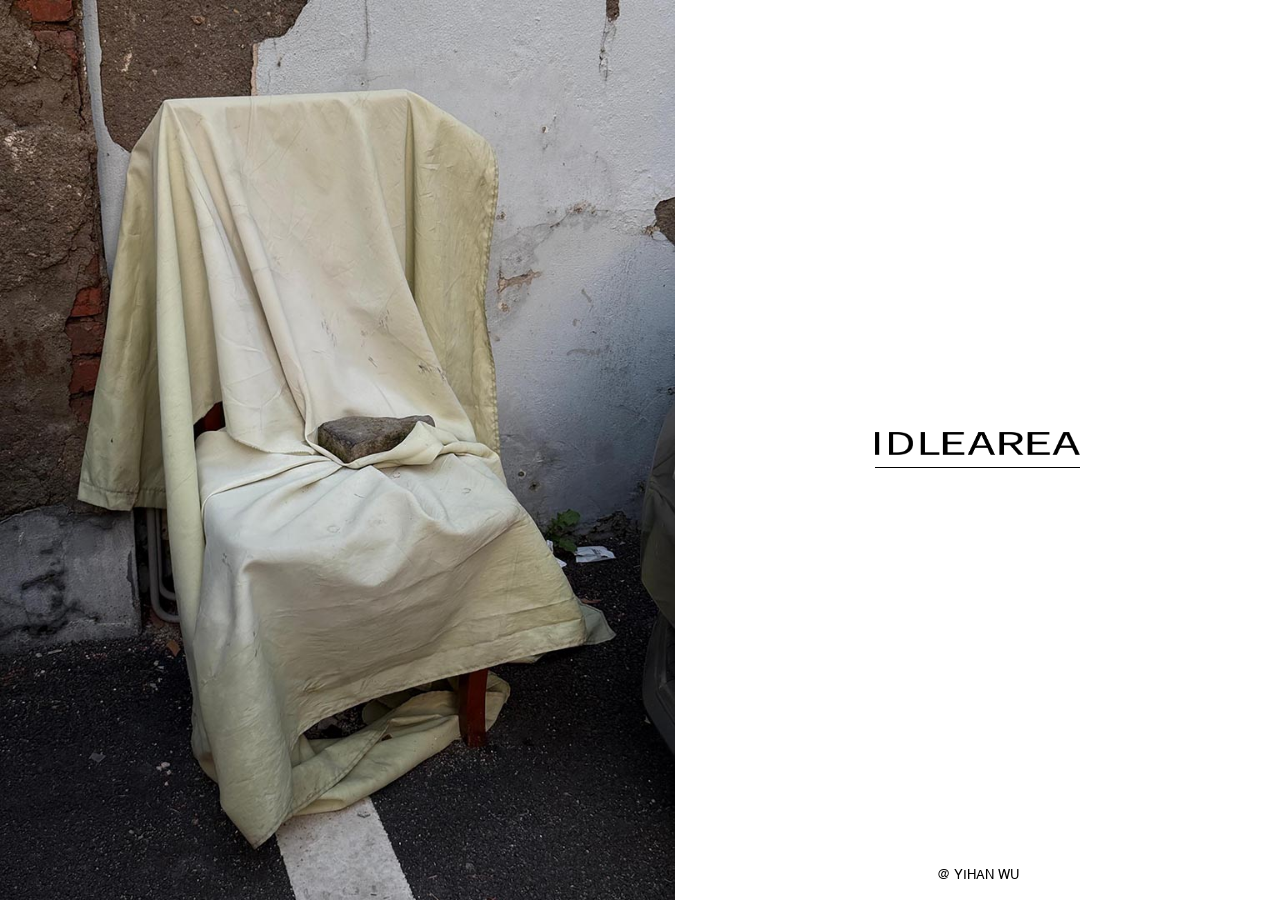
<file: index.html>
<!DOCTYPE html>
<html>
    <head>
        <meta charset="utf-8">
        <title>YIHANWU</title>
        <meta name="YIHANWU" content="YIHANWU" />
        <meta name="viewport" content="width=device-width, initial-scale=1.0, minimum-scale=1.0, maximum-scale=1.0, user-scalable=no">
        <link rel="stylesheet" media="screen" href="css/style.css">
        <script src="js/jq.js"></script>
    </head>
    <body id="body" class="CenterVH home v">
        <div class="face-frame">
            <img class="face-img" src="images/Unoccupied/13.jpg"/>
            <div class="face-title CenterVH">
                <a href="work.html" class="logo-a"><img src="images/logo.png"/></a>
                <div class="bottom">@ YIHAN WU</div>
            </div>
        </div>
    </body>
    <script src="js/resize.js"></script>
</html>
</file>
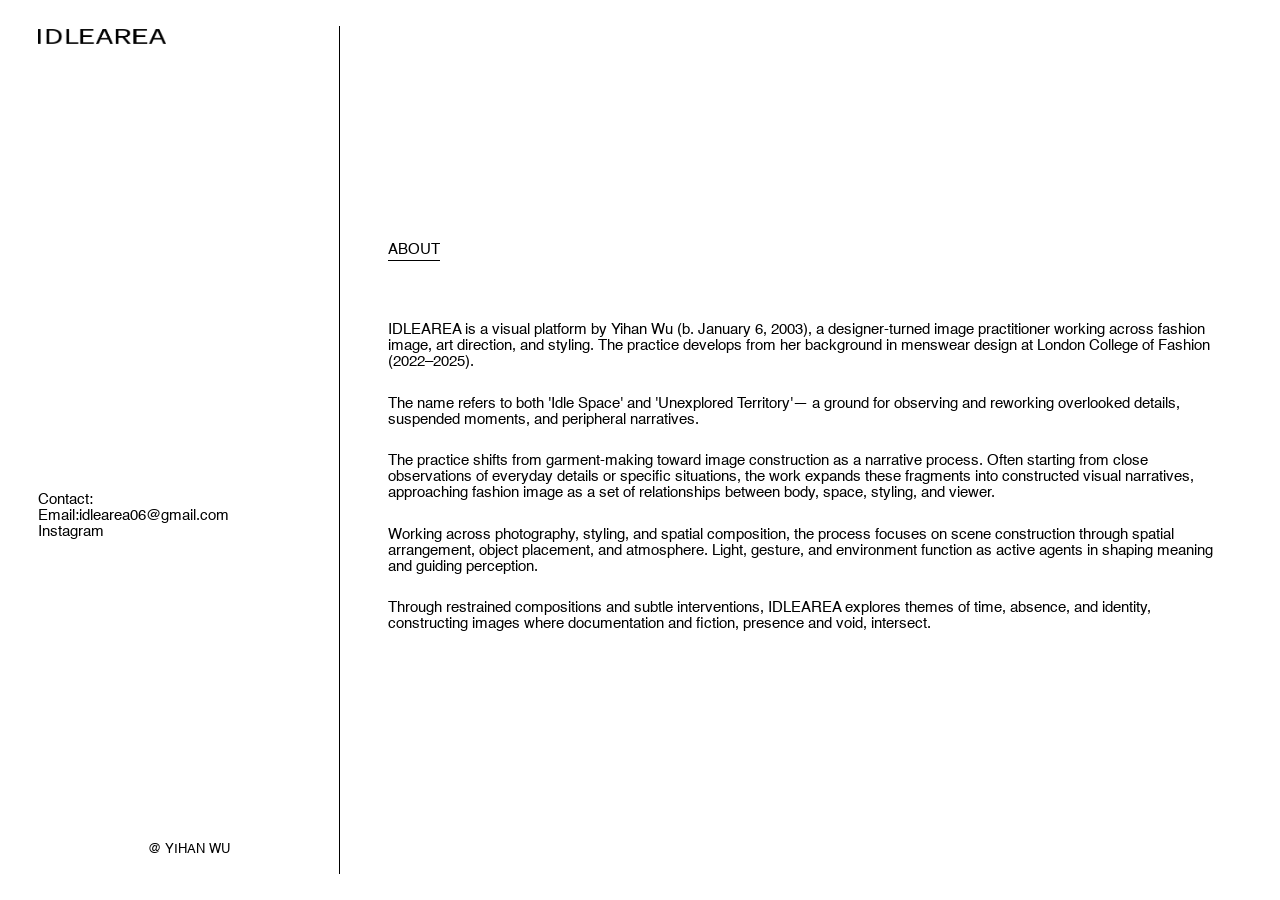
<file: about.html>
<!DOCTYPE html>
<html>
    <head>
        <meta charset="utf-8">
        <title>YIHANWU-ABOUT</title>
        <meta name="YIHANWU" content="YIHANWU" />
        <meta name="viewport" content="width=device-width, initial-scale=1.0, minimum-scale=1.0, maximum-scale=1.0, user-scalable=no">
        <link rel="stylesheet" media="screen" href="css/style.css">
        <script src="js/jq.js"></script>
    </head>
    <body class="CenterVH about">
        <div class="face-frame">
            <div class="l-box">
                <div class="top CenterVH">
                    <a href="index.html" class="logo-a"><img src="images/logo.png"/></a>
                    
                </div>
                <div class="middle">
                    Contact:<br>Email:idlearea06@gmail.com<br>Instagram
                </div>
                <div class="bottom">@ YIHAN WU</div>
            </div>
            <div class="r-box">
                <div class="main-box CenterVH">
                    <div style="text-align: left;width: 100%;">
                        <a href="about.html" class="a">ABOUT</a>
                        <p style="margin-top: 5vw;">IDLEAREA is a visual platform by Yihan Wu (b. January 6, 2003), a designer-turned image practitioner working across fashion image, art direction, and styling. The practice develops from her background in menswear design at London College of Fashion (2022–2025).</p>                        <p>The name refers to both 'Idle Space' and 'Unexplored Territory'— a ground for observing and reworking overlooked details, suspended moments, and peripheral narratives.</p>                        <p>The practice shifts from garment-making toward image construction as a narrative process. Often starting from close observations of everyday details or specific situations, the work expands these fragments into constructed visual narratives, approaching fashion image as a set of relationships between body, space, styling, and viewer.</p>                        <p>Working across photography, styling, and spatial composition, the process focuses on scene construction through spatial arrangement, object placement, and atmosphere. Light, gesture, and environment function as active agents in shaping meaning and guiding perception.</p>                        <p>Through restrained compositions and subtle interventions, IDLEAREA explores themes of time, absence, and identity, constructing images where documentation and fiction, presence and void, intersect.</p>
                    </div>
                    
                </div>
            </div>
        </div>
    </body>
    <script src="js/resize.js"></script>
    <script>
        $('.a-img').bind('touchend click', function(e) {
            e.preventDefault();
            window.location = $(this).attr('href');
        });
    </script>
</html>
</file>
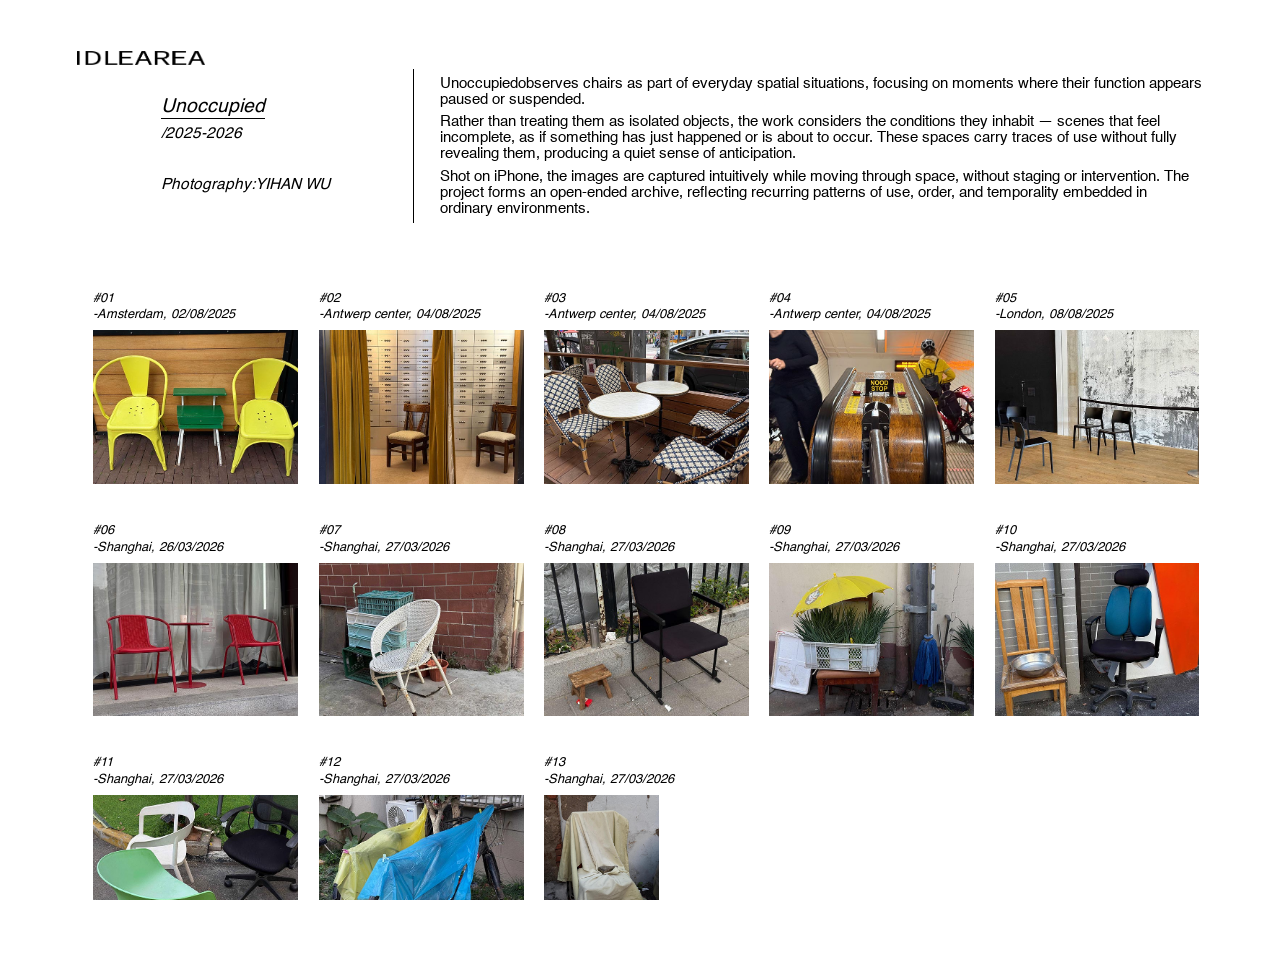
<file: unoccupied.html>
<!DOCTYPE html>
<html>
    <head>
        <meta charset="utf-8">
        <title>YIHANWU-Unoccupied</title>
        <meta name="YIHANWU" content="YIHANWU" />
        <meta name="viewport" content="width=device-width, initial-scale=1.0, minimum-scale=1.0, maximum-scale=1.0, user-scalable=no">
        <link rel="stylesheet" media="screen" href="css/style.css">
        <script src="js/jq.js"></script>
    </head>
    <body class="unoccupied">
        <div class="top-frame">
            <a href="index.html" class="logo-a"><img src="images/logo.png"/></a>
            <div class="top-info">
                <div class="l-box CenterVH">
                    <div>
                        <span>Unoccupied</span><br>
                        /2025-2026<br><br>Photography:YIHAN WU

                    </div>
                </div>
                <div class="r-box">
                    <p>Unoccupiedobserves chairs as part of everyday spatial situations, focusing on moments where their function appears paused or suspended.</p>                    <p>Rather than treating them as isolated objects, the work considers the conditions they inhabit — scenes that feel incomplete, as if something has just happened or is about to occur. These spaces carry traces of use without fully revealing them, producing a quiet sense of anticipation.</p>                    <p>Shot on iPhone, the images are captured intuitively while moving through space, without staging or intervention. The project forms an open-ended archive, reflecting recurring patterns of use, order, and temporality embedded in ordinary environments.</p>
                </div>
            </div>
            
        </div>
        <div class="bottom-frame">
            <div class="img-box">
                <span>#01<br>-Amsterdam, 02/08/2025<br></span>
                <img class="click-img" src="images/Unoccupied/01.jpg"/>
            </div>
            <div class="img-box">
                <span>#02<br>-Antwerp center, 04/08/2025<br></span>
                <img class="click-img" src="images/Unoccupied/02.jpg"/>
            </div>
            <div class="img-box">
                <span>#03<br>-Antwerp center, 04/08/2025<br></span>
                <img class="click-img" src="images/Unoccupied/03.jpg"/>
            </div>
            <div class="img-box">
                <span>#04<br>-Antwerp center, 04/08/2025<br></span>
                <img class="click-img" src="images/Unoccupied/04.jpg"/>
            </div>
            <div class="img-box">
                <span>#05<br>-London, 08/08/2025<br></span>
                <img class="click-img" src="images/Unoccupied/05.jpg"/>
            </div>
            <div class="img-box">
                <span>#06<br>-Shanghai, 26/03/2026<br></span>
                <img class="click-img" src="images/Unoccupied/06.jpg"/>
            </div>
            <div class="img-box">
                <span>#07<br>-Shanghai, 27/03/2026<br></span>
                <img class="click-img" src="images/Unoccupied/07.jpg"/>
            </div>
            <div class="img-box">
                <span>#08<br>-Shanghai, 27/03/2026<br></span>
                <img class="click-img" src="images/Unoccupied/08.jpg"/>
            </div>
            <div class="img-box">
                <span>#09<br>-Shanghai, 27/03/2026<br></span>
                <img class="click-img" src="images/Unoccupied/09.jpg"/>
            </div>
            <div class="img-box">
                <span>#10<br>-Shanghai, 27/03/2026<br></span>
                <img class="click-img" src="images/Unoccupied/10.jpg"/>
            </div>
            <div class="img-box">
                <span>#11<br>-Shanghai, 27/03/2026<br></span>
                <img class="click-img" src="images/Unoccupied/11.jpg"/>
            </div>
            <div class="img-box">
                <span>#12<br>-Shanghai, 27/03/2026<br></span>
                <img class="click-img" src="images/Unoccupied/12.jpg"/>
            </div>
            <div class="img-box">
                <span>#13<br>-Shanghai, 27/03/2026<br></span>
                <img class="click-img" src="images/Unoccupied/13.jpg"/>
            </div>
            
        </div>
        <div class="hi"></div>
        <div class="img-box-show CenterVH" style="display: none;">
            <div class="img-show-box CenterVH">
                <div class="img-img"><img class="img-show" src="images/Unoccupied/13.jpg"/></div>
            </div>
            
            <div class="close-btn"></div>
        </div>
    </body>
    <script>
        let fx = 0;
        let fy = 0;
        let cclick = true;
        $('.a-img').bind('touchend click', function(e) {
            e.preventDefault();
            window.location = $(this).attr('href');
        });
        $('.close-btn').bind('touchend click', function(e) {
            e.preventDefault();
            $('.img-box-show').fadeOut(function(){
                $('.img-show').attr('src','');
            });
        });
        $('.click-img').bind('click', function(e) {
            e.preventDefault();
         //   alert()
            $('.hi').html("<style>.img-img:before{content:'"+ $(this).parent().find('span').html().replaceAll('<br>',' ') +"';}</style>");
            
            $('.img-show').attr('src',$(this).attr('src').replace('images','images/normal'));
            $('.img-box-show').fadeIn();
        });
       
    </script>
</html>
</file>
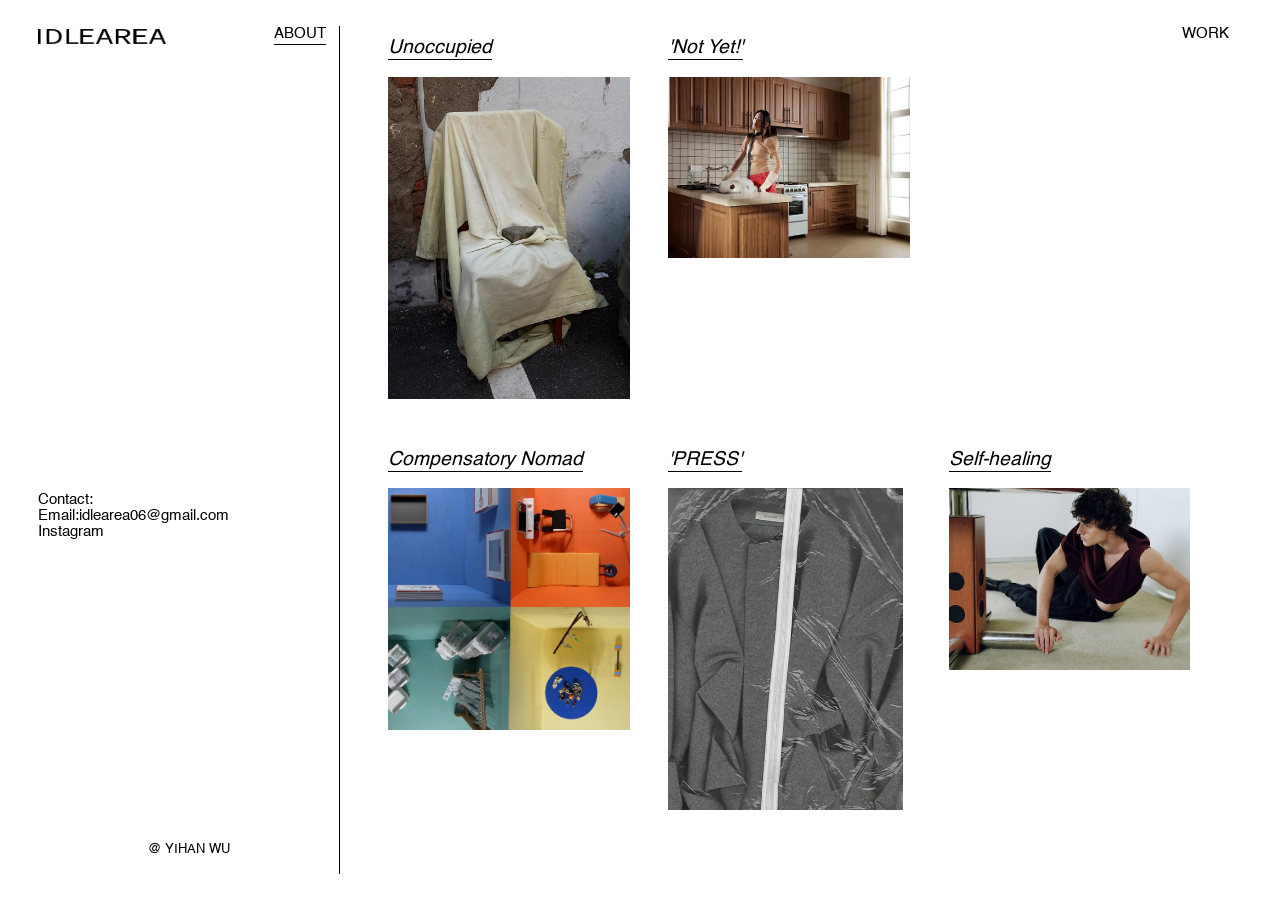
<file: work.html>
<!DOCTYPE html>
<html>
    <head>
        <meta charset="utf-8">
        <title>YIHANWU-WORK</title>
        <meta name="YIHANWU" content="YIHANWU" />
        <meta name="viewport" content="width=device-width, initial-scale=1.0, minimum-scale=1.0, maximum-scale=1.0, user-scalable=no">
        <link rel="stylesheet" media="screen" href="css/style.css">
        <script src="js/jq.js"></script>
    </head>
    <body class="CenterVH work">
        <div class="face-frame">
            <div class="l-box">
                <div class="top CenterVH">
                    <a href="index.html" class="logo-a"><img src="images/logo.png"/></a>
                    <a href="about.html" class="a">ABOUT</a>
                </div>
                <div class="middle">
                    Contact:<br>Email:idlearea06@gmail.com<br>Instagram
                </div>
                <div class="bottom">@ YIHAN WU</div>
            </div>
            <div class="r-box">
                <div class="top CenterVH" style="pointer-events: none;">
                    <div href="#" class="a" style="border: none;">WORK</div>
                </div>
                <div class="main-box">
                    <div class="row CenterVH">
                        <!--  -->
                        <div class="line-box">
                            <div class="top">
                                <a href="unoccupied.html" class="b">Unoccupied</a>
                            </div>
                            <img class="a-img" href="unoccupied.html" src="images/Unoccupied/13.jpg">
                        </div>
                        <!--  -->
                        <div class="line-box">
                            <div class="top">
                                <a href="notyet.html" class="b">'Not Yet!'</a>
                            </div>
                            <img class="a-img" href="notyet.html" src="images/NOT YET/1-01.jpg">
                        </div>
                        <!--  -->
                        <div class="line-box">
                            
                        </div>
                        
                        
                    </div>
                    <div class="row CenterVH">
                        <!--  -->
                        <div class="line-box">
                            <div class="top">
                                <a href="compensatorynomad.html" class="b">Compensatory Nomad</a>
                            </div>
                            <img class="a-img" href="compensatorynomad.html" src="images/videocover.png">
                        </div>
                        <!--  -->
                        <div class="line-box">
                            <div class="top">
                                <a href="press.html" class="b">'PRESS'</a>
                            </div>
                                <img class="a-img" href="press.html" src="images/PRESS/02.jpg">
                        </div>
                        <!--  -->
                        <div class="line-box">
                            <div class="top">
                                <a href="selfhealing.html" class="b">Self-healing
</a>
                            </div>
                            <img class="a-img" href="selfhealing.html" src="images/self-healing/self-healing image/23.jpg">
                        </div>
                    </div>
                </div>
            </div>
        </div>
    </body>
    <script src="js/resize.js"></script>
    <script>
        $('.a-img').bind('touchend click', function(e) {
            e.preventDefault();
            window.location = $(this).attr('href');
        });
    </script>
</html>
</file>
<file: css/style.css>
@font-face {
    font-family: HT;
    src: url("../Helvetica1.ttf");
}
*{
    font-family: HT;
}
.CenterVH{
	/* Center slide text vertically */
	display: -webkit-box;
	display: -ms-flexbox;
	display: -webkit-flex;
	display: flex;
	-webkit-box-pack: center;
	-ms-flex-pack: center;
	-webkit-justify-content: center;
	justify-content: center;
	-webkit-box-align: center;
	-ms-flex-align: center;
	-webkit-align-items: center;
	align-items: center;
}
.FillBG{
	background-size: cover;
	background-position: center;
	background-repeat: no-repeat;
	filter:"progid:DXImageTransform.Microsoft.AlphaImageLoader(sizingMethod='scale')";  
	-moz-background-size:100% 100%;  
	background-size:100% 100%; 
}

html,body{
    margin: 0;
    padding: 0;
    width: 100%;
    height: 100%;
    overflow: hidden;
    background-color: #fff;
}

.face-frame{
    position: relative;
/*    background-image: url(../images/Unoccupied/13.jpg);
    background-position: left center;
    background-repeat: no-repeat;
    background-size: auto 100%; */
}
.face-frame .face-img{
    position: absolute;
    left: 0;
    top: 0;
    width: auto;
    height: 100%;
    z-index: 2;
}
.face-frame .face-title{
    position: absolute;
    height: 100%;
    right:0;
    top: 0;
}
.v.home .face-frame{
    width: 100%;
    height: calc(9 * 100vw / 16);
}
.h.home .face-frame{
    height: 100%;
    width: 100%;/* calc(16 * 100vh / 9); */
}
.face-frame .logo-a{
    display: block;
    width: 16vw;
    padding-bottom: 8px;
    border-bottom: 1px solid #000; /* 2px粗细，实线，黑色 */
}
.face-frame .logo-a img{
    width: 100%;
    height: auto;
}
.face-frame .bottom{
    width: 100%;
    text-align: center;
    padding: 2vh;
    color: #000;
    box-sizing: border-box;
    position: absolute;
    font-size: 1vw;
    right: 0;
    bottom: 0;
}








.h.work .face-frame,
.h.about .face-frame{
    box-sizing: border-box;
    width: calc( 100% - 6vw );
    height: calc( 100% - 4vw );
}
.v.work .face-frame,
.v.about .face-frame{
    box-sizing: border-box;
    width: calc( 100% - 6vw );
    height: calc(9 * 100vw / 16 - 4vw);
}
.work .face-frame .l-box,
.about .face-frame .l-box{
    position: absolute;
    left: 0;top: 0;
    width: 25%;
    height: 100%;
    border-right: 1px solid #000;
}
.work .face-frame .r-box,
.about .face-frame .r-box{
    position: absolute;
    right: 0;top: 0;
    width: 72%;
    height: 100%;
}
.work .face-frame .top,
.about .face-frame .top{
    position: relative;
    width: 100%;
    height: 2vw;
    margin-bottom: 1vw;
}

.work .face-frame .middle,
.about .face-frame .middle{
    position: absolute;
    left: 0;
    top: 55%;
    width: 100%;
    font-size: 1.2vw;
}
.work .face-frame .logo-a,
.about .face-frame .logo-a
{
    display: block;
    position: absolute;
    left: 0;
    width: 8vw;
    font-size: 1.2vw;
    padding-bottom: 0px;
    border-bottom: 0px solid #000; /* 2px粗细，实线，黑色 */
}

.work .face-frame .logo-a img,
.about .face-frame .logo-a img,
.unoccupied .top-frame .logo-a img,
.notyet .top-frame .logo-a img,
.compensatorynomad .top-frame .logo-a img,
.press .top-frame .logo-a img,
.selfhealing .top-frame .logo-a img
{
    width: 10vw;
}

.work .face-frame .a{
    position: absolute;
    right: 1vw;
    top: 0;
    text-decoration: none;
    padding-bottom: 2px;
    border-bottom: 1px solid #000; /* 2px粗细，实线，黑色 */
    font-size: 1.2vw;
    color: #000;
    float: right;
}
.about .face-frame .a{
    text-decoration: none;
    padding-bottom: 2px;
    border-bottom: 1px solid #000; /* 2px粗细，实线，黑色 */
    font-size: 1.2vw;
    color: #000;
}
.about .face-frame p{    
    font-size: 1.2vw;
    color: #000;
    text-align: left;
    margin-bottom: 2vw;
}
.work .main-box,
.about .main-box{
    position: absolute;
    width: 100%;
    height: 100%;
    left: 0;
    top: 0;
    padding: 1vw;
    box-sizing: border-box;
}
.work .main-box .row{
    box-sizing: border-box;
    width: 100%;
    height: 50%;
    padding-bottom: 2vw;
    float: left;
}
.work .main-box .line-box{
    width: 33.33%;
    height: 100%;
}
.work .main-box .line-box img{
    max-width: calc( 100% - 3vw );
    max-height: calc( 100% - 5vw );
}
.work .face-frame .b{
    position: absolute;
    left: 0;
    top: 0;
    text-decoration: none;
    padding-bottom: 2px;
    border-bottom: 1px solid #000; /* 2px粗细，实线，黑色 */
    font-size: 1.5vw;
    margin-bottom: 2px;
    color: #000;
    font-style:italic;
}



.unoccupied,
.notyet,
.compensatorynomad,
.press,
.selfhealing
{
    position: relative;
    padding: 4vw 6vw;
    box-sizing: border-box;
    overflow: auto;
}
.unoccupied .top-frame .logo-a,
.notyet .top-frame .logo-a,
.compensatorynomad .top-frame .logo-a,
.press .top-frame .logo-a,
.selfhealing .top-frame .logo-a
{
    display: block;
    left: 0;
    width: 8vw;
    font-size: 1.2vw;
    padding-bottom: 0px;
    border-bottom: 0px solid #000; /* 2px粗细，实线，黑色 */
}
.unoccupied  .top-info,
.notyet  .top-info,
.compensatorynomad  .top-info,
.press  .top-info,
.selfhealing  .top-info
{
    position: relative;
    width: 100%;
    display: flex;
}

.unoccupied .top-info .l-box,
.notyet .top-info .l-box,
.compensatorynomad .top-info .l-box,
.press .top-info .l-box,
.selfhealing .top-info .l-box
{
    position: relative;
    float: left;
    left: 0;top: 0;
    width: 30%;
    border-right: 1px solid #000;
    font-style: italic;
    line-height: 2vw;
    font-size: 1.2vw;
}
.unoccupied .top-info .l-box span,
.notyet .top-info .l-box span,
.compensatorynomad .top-info .l-box span,
.press .top-info .l-box span,
.selfhealing .top-info .l-box span
{
    font-size: 1.5vw;
    padding-bottom: 2px;
    border-bottom: 1px solid #000; /* 2px粗细，实线，黑色 */
    margin-bottom: 2px;
}
.unoccupied .top-info .r-box,
.notyet .top-info .r-box,
.compensatorynomad .top-info .r-box,
.press .top-info .r-box,
.selfhealing .top-info .r-box
{
    position: relative;
    float: right;
    right: 0;top: 0;
    width: 68%;
    height: auto;
    padding-left: 2vw;
}
.unoccupied .top-info .r-box p,
.notyet .top-info .r-box p,
.compensatorynomad .top-info .r-box p,
.press .top-info .r-box p,
.selfhealing .top-info .r-box p
{
    font-size: 1.2vw;
    text-align: left;
    margin: 0.5vw auto;
}
.unoccupied .bottom-frame,
.notyet .bottom-frame,
.press .bottom-frame,
.selfhealing .bottom-frame
{
    margin-top: 4vw;
    font-style: italic;
    font-size: 1.0vw;
    line-height: 1.3vw;
    position: relative;
    width: 100%;
}
.press .bottom-frame{
    margin-top: 0.5vw;
}
.selfhealing .bottom-frame .l-box{
    position: relative;
    left: 0;
    top: 0;
    width: 10%;
    padding-left: 2.6vw;
}
.selfhealing .bottom-frame .r-box{
    position: relative;
    width: 86%;
    right: 0;
    top: 0;
}
.selfhealing .c{
    padding-bottom: 2px;
    border-bottom: 1px solid #000; /* 2px粗细，实线，黑色 */
    font-size: 1.5vw;
    margin-bottom: 2px;
    color: #000;
    font-style:italic;
}
.selfhealing .bottom-frame .r-box .click-img{
    width: 23.6%;
    margin: 0.5vw;
    float: left;
}


.selfhealing .bottom-frame2 .click-img{
    width: 33%;
}
.compensatorynomad .bottom-frame
{
    margin-top: 4vw;
    font-style: italic;
    font-size: 1.0vw;
    line-height: 1.3vw;
    position: relative;
    width: 100%;
    height: 50vw;
    padding-left: 32%;
    padding-right: 4vw;
}
.unoccupied .img-box{
    width: 20%;
    float: left;
    padding: 1.3vw;
    box-sizing: border-box;
}
.notyet .img-box,
.compensatorynomad .img-box{
    width: 100%;
    float: left;
    padding: 1.3vw;
    box-sizing: border-box;
}

.press .img-box{
    width: 100%;
    float: left;
    box-sizing: border-box;
}
.notyet .img-box .img-box-line,
.compensatorynomad .img-box .img-box-line{
    width: 100%;
    margin-top: 1vw;
}

.press .img-box {
    width: 72%;
    margin-left: 14%;
    height: 16vw;
    box-sizing: border-box;
    margin-top: 0.4vw;
}
.notyet .img-box .img-box-line img,
.compensatorynomad .img-box .img-box-line img{
    width: 31%;
    height: 20vw;
    object-fit: contain;
    float: left;
    margin: 0 2%;
}

.press .img-box  img{
    width: 16vw;
    height: 100%;
    object-fit: contain;
    float: left;
    margin: 0 0.2vw;
}
.notyet .img-box .img-box-line img:first-child,
.compensatorynomad .img-box .img-box-line img:first-child{
    margin-left: 0px;
}
.notyet .img-box .img-box-line img:last-child,
.compensatorynomad .img-box .img-box-line img:last-child{
    margin-right: 0px;
}
.unoccupied .img-box img{
    height: 12vw;
    margin-top: 0.5vw;
}
.notyet .img-box img,
.compensatorynomad .img-box img{
    margin-top: 0.5vw;
}
.unoccupied .img-box-show,
.notyet .img-box-show,
.compensatorynomad .img-box-show,
.press .img-box-show,
.selfhealing .img-box-show
{
    position: fixed;
    left: 0;top: 0;
    width: 100%;height: 100%;
    background-color: #000;    z-index: 999999;
}
.unoccupied .img-box-show .img-show-box,
.notyet .img-box-show .img-show-box,
.compensatorynomad .img-box-show .img-show-box,
.press .img-box-show .img-show-box,
.selfhealing .img-box-show .img-show-box
{
    position: relative;
    width: 80%;
    height: 80%;
    text-align: center;
}
.unoccupied .img-box-show .img-img,
.notyet .img-box-show .img-img,
.compensatorynomad .img-box-show .img-img
{
    position: relative;
    max-width: 100%;
/*    height: 100%; */
    display: block;
    border: 1px solid #fff;
    margin-top: 3vw;
}
.press .img-box-show .img-img,
.selfhealing .img-box-show .img-img
{
    position: relative;
    max-width: 100%;
    height: 100%;
    display: block;
    border: 1px solid #fff;
}
.unoccupied .img-box-show .img-show,
.notyet .img-box-show .img-show,
.compensatorynomad .img-box-show .img-show,
.press .img-box-show .img-show,
.selfhealing .img-box-show .img-show
{
    position: relative;
    max-width: 100%;
    max-height: 100%;
    max-height: 90vh;
}
.unoccupied .img-box-show .img-img:before,
.notyet .img-box-show .img-img:before,
.compensatorynomad .img-box-show .img-img:before,
.press .img-box-show .img-img:before,
.selfhealing .img-box-show .img-img:before
{
    /* content: ''; */
    display: block;
    position: absolute;
    width: 100%;
    left: 0;
    color: #fff;
    text-align: left;
    top: -3vw;
    height: 3vw;
    z-index: 99;
    
}
.unoccupied .img-box-show .close-btn,
.notyet .img-box-show .close-btn,
.compensatorynomad .img-box-show .close-btn,
.press .img-box-show .close-btn,
.selfhealing .img-box-show .close-btn
{
    position: absolute;
    width: 2.4vw;
    height: 2.4vw;
    border: 2px solid #fff;
    z-index: 99;
    right: 3vw;
    top: 3vw;
    border-radius: 50%;
}
.unoccupied .img-box-show .close-btn::after,
.notyet .img-box-show .close-btn::after,
.compensatorynomad .img-box-show .close-btn::after,
.press .img-box-show .close-btn::after,
.selfhealing .img-box-show .close-btn::after
{
    content: '';
    width: 60%;
    position: absolute;
    left: 20%;
    top: calc( 50% - 1px );
    height: 0;
    border-bottom: 2px solid #fff;
    transform: rotate(45deg);
}
.unoccupied .img-box-show .close-btn::before,
.notyet .img-box-show .close-btn::before,
.compensatorynomad .img-box-show .close-btn::before,
.press .img-box-show .close-btn::before,
.selfhealing .img-box-show .close-btn::before
{
    content: '';
    height: 60%;
    position: absolute;
    left: calc( 50% - 1px );
    top: 20%;
    width: 0;
    border-right: 2px solid #fff;
    transform: rotate(45deg);
}
.hi{
    display: none;
}
.vio-box{
    position: relative;
    width: 50vw;
    height: 50vw;
    max-height: 100vh;
}
.vio-box .mask{
    position: absolute;
    z-index: 99;
    left: 0;
    top: 0;
    width: 100%;
    height: 100%;
    object-fit: contain;
}
video{
    width: 50vw;
    height: 50vw;
    max-height: 100vh;
}
</file>
